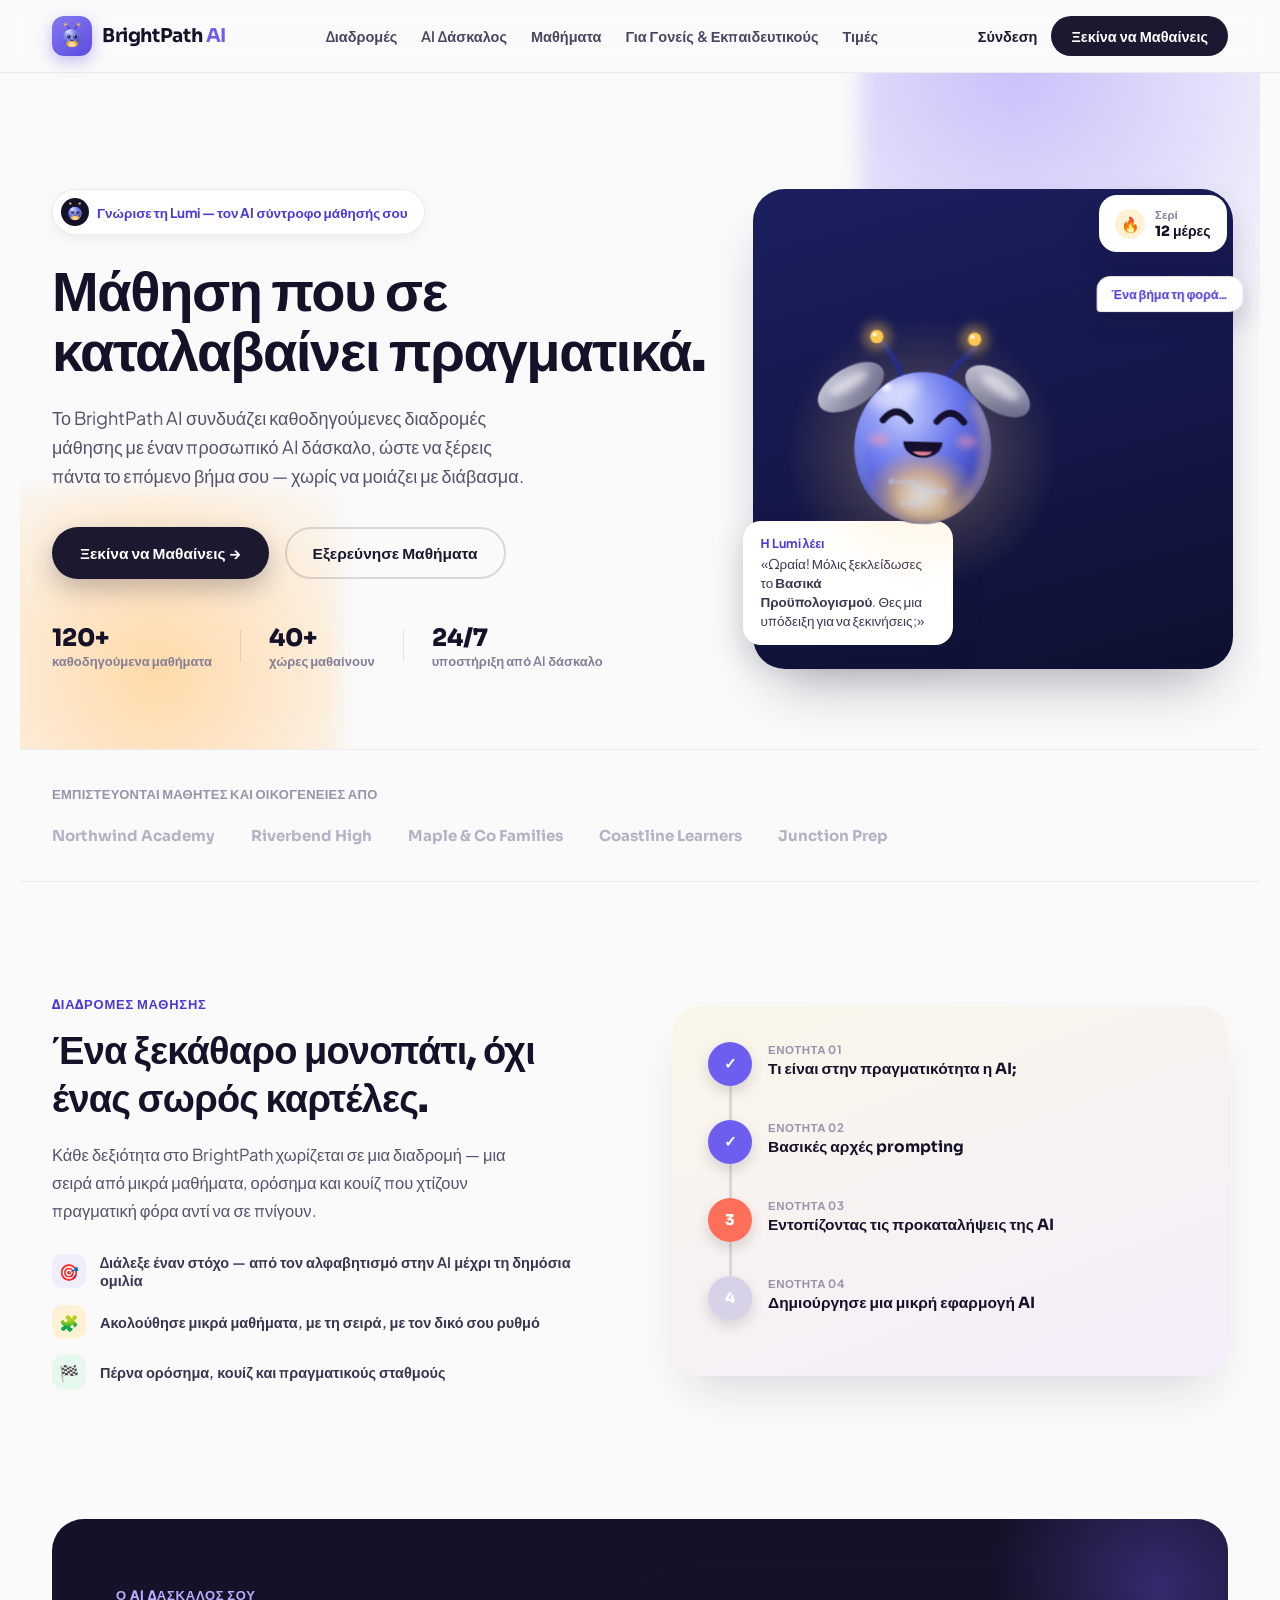
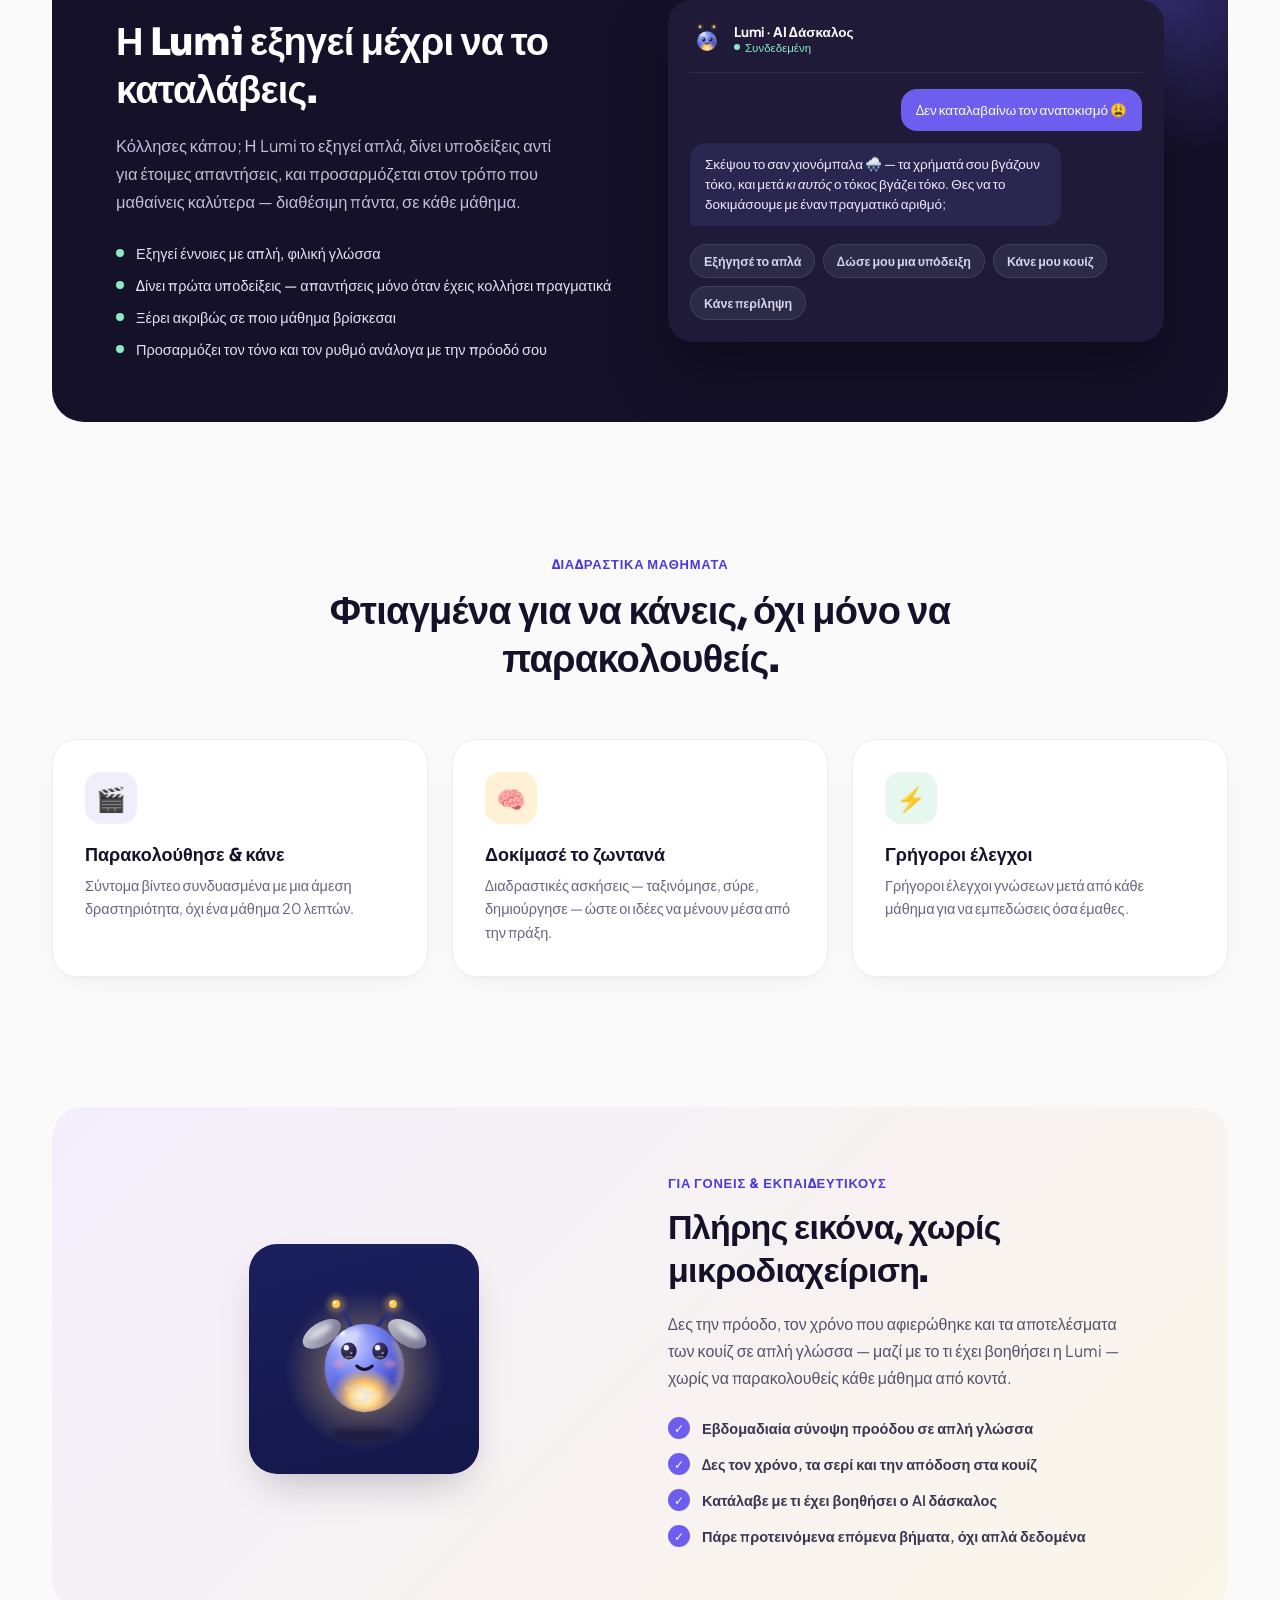
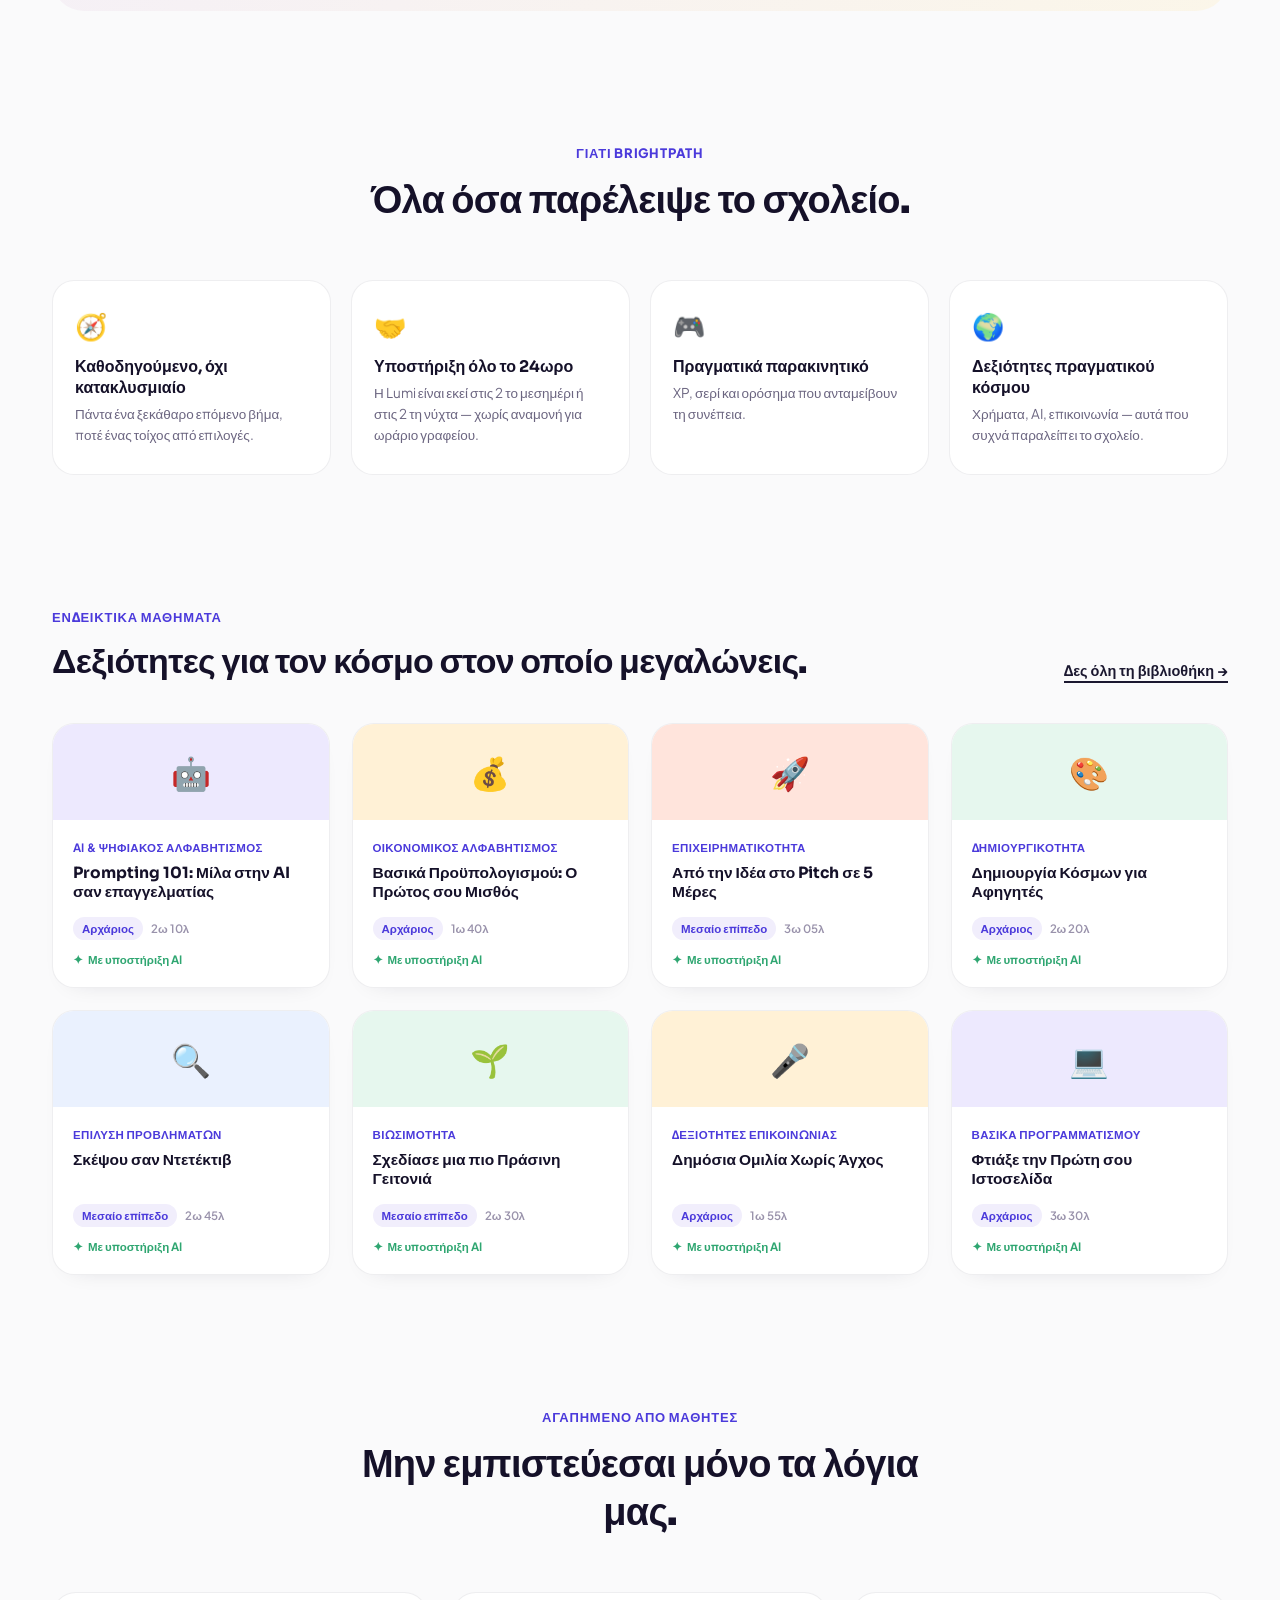
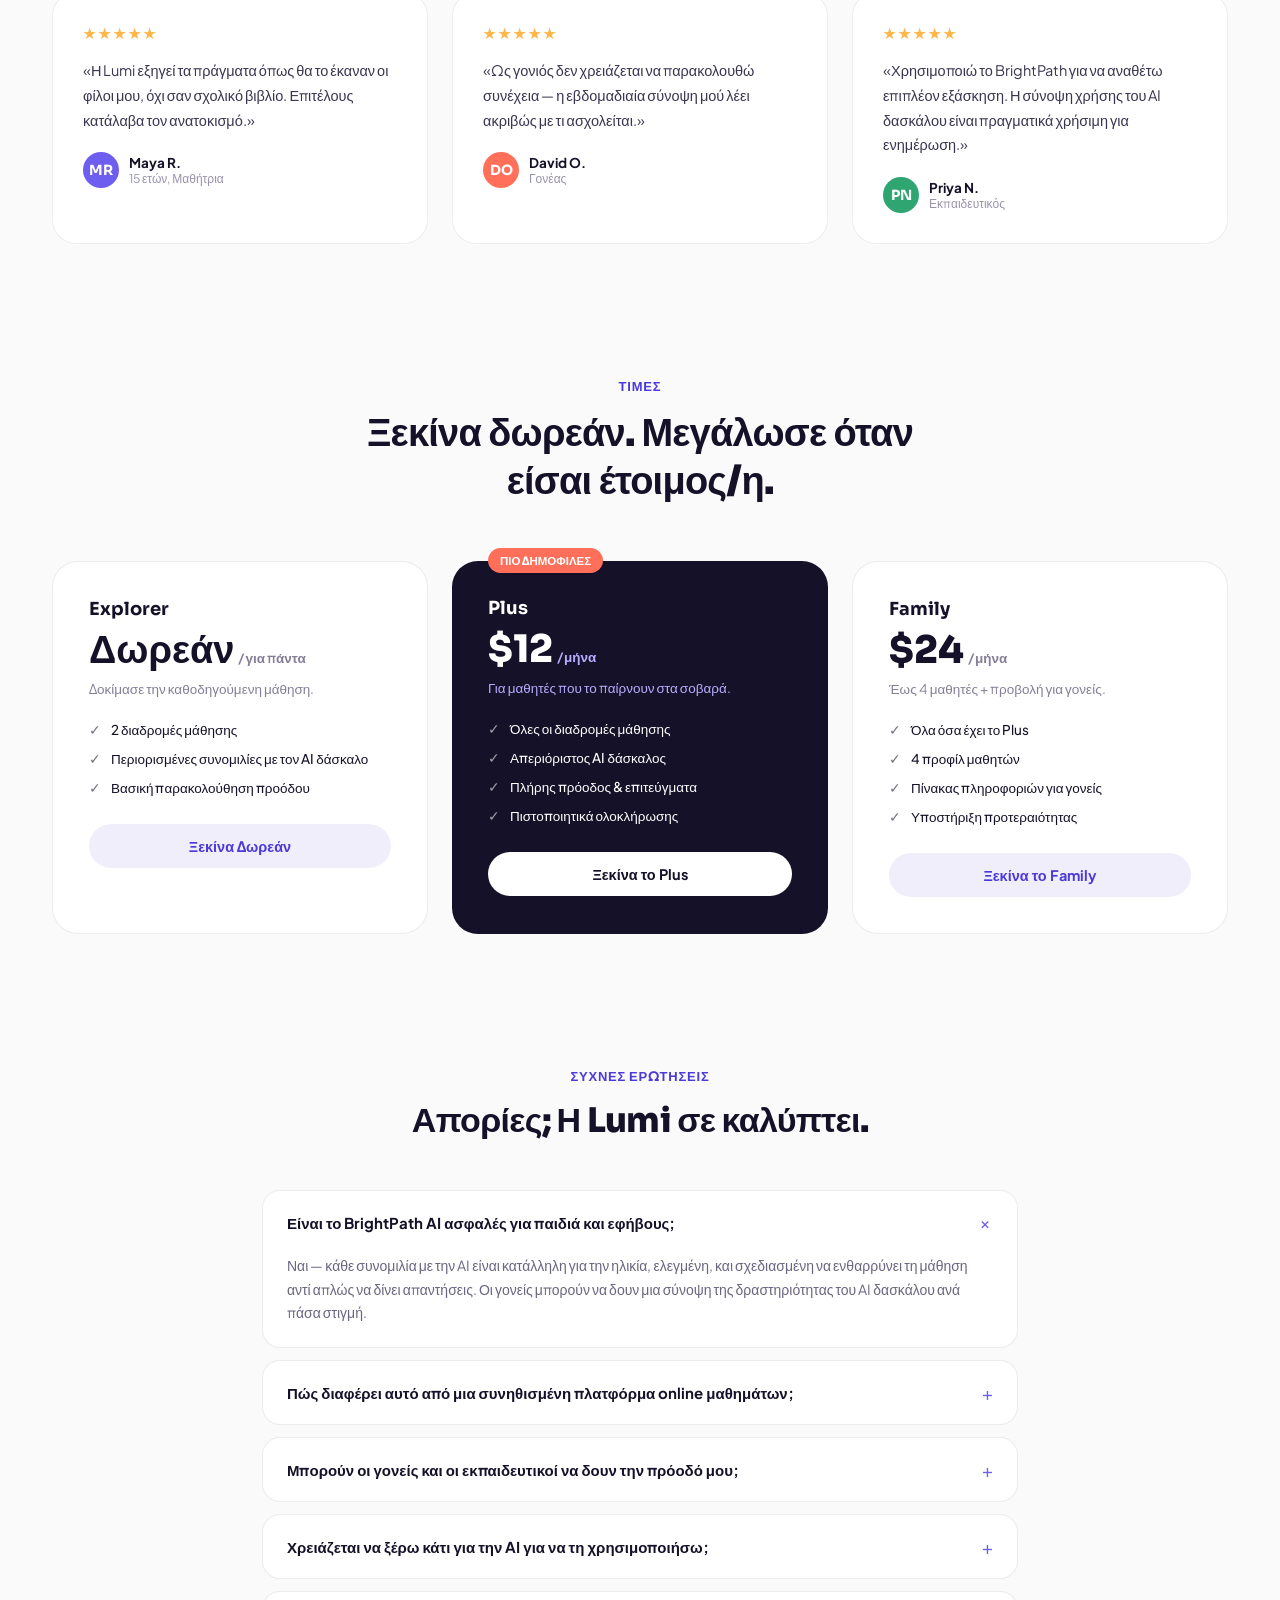
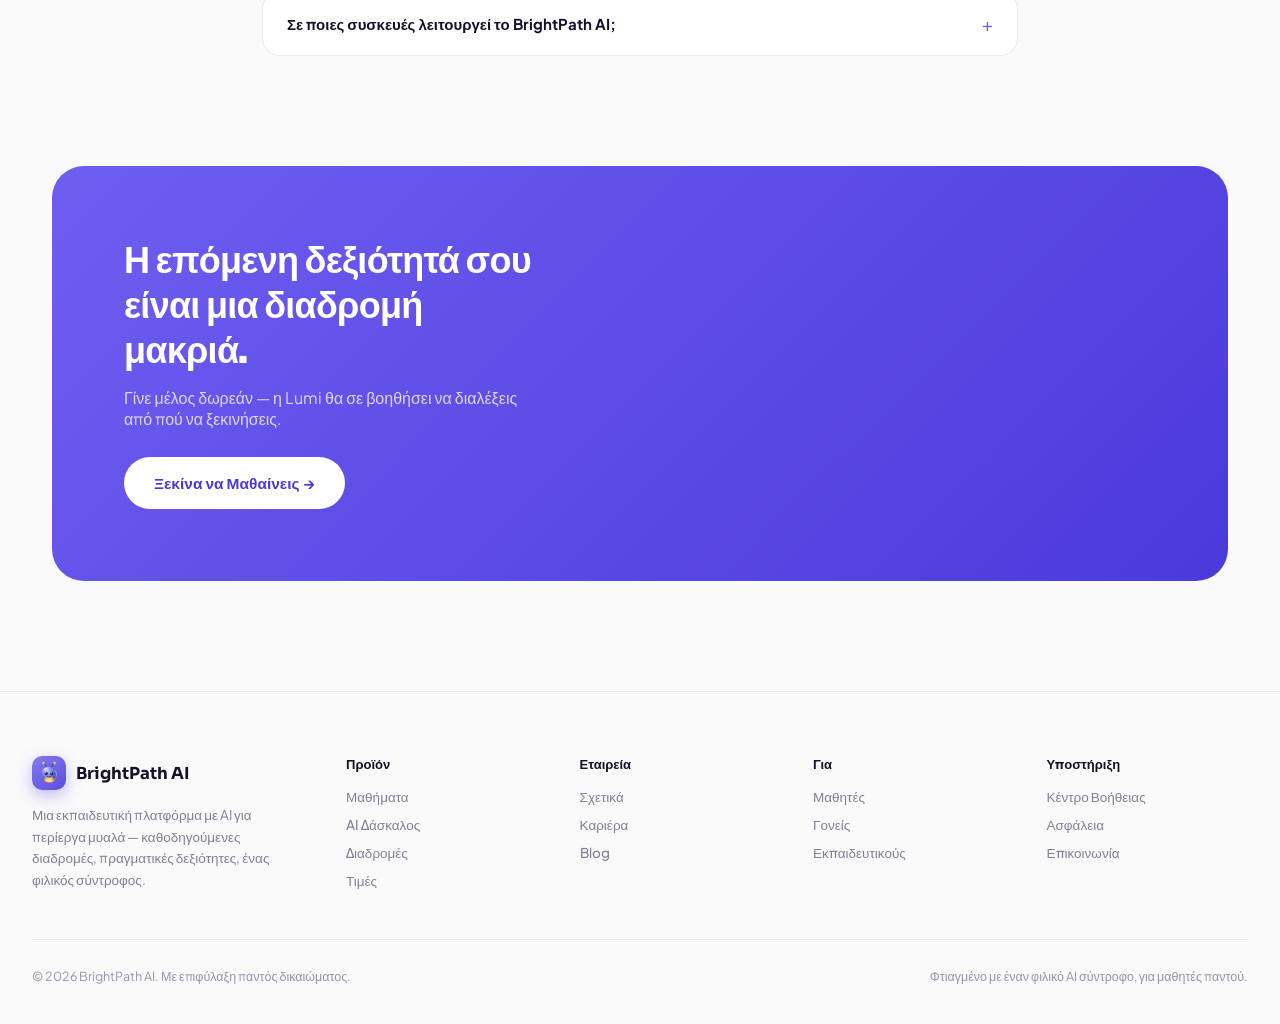
<file: index.html>
<!DOCTYPE html>
<html lang="el">
<head>
<meta charset="utf-8">
<meta name="viewport" content="width=device-width, initial-scale=1">
<title>BrightPath AI — Μάθηση που σε καταλαβαίνει πραγματικά</title>
<meta name="description" content="Το BrightPath AI συνδυάζει καθοδηγούμενες διαδρομές μάθησης με τη Lumi, έναν προσωπικό AI δάσκαλο, ώστε να ξέρεις πάντα το επόμενο βήμα σου.">
<link rel="preconnect" href="https://fonts.googleapis.com">
<link rel="preconnect" href="https://fonts.gstatic.com" crossorigin>
<link href="https://fonts.googleapis.com/css2?family=Sora:wght@400;500;600;700;800&family=Plus+Jakarta+Sans:ital,wght@0,400;0,500;0,600;0,700;1,500&display=swap" rel="stylesheet">
<link rel="stylesheet" href="css/style.css">
</head>
<body>
<div class="wrap">

  <!-- ================= NAV ================= -->
  <header class="site-header">
    <div class="nav-row">
      <div class="brand">
        <div class="brand-mark">
          <lumi-mascot-3d mode="mark" variant="balanced" size="30" halo="off"></lumi-mascot-3d>
        </div>
        <span class="brand-name">BrightPath <span>AI</span></span>
      </div>
      <nav class="nav-links">
        <a href="#journeys">Διαδρομές</a>
        <a href="#ai-tutor">AI Δάσκαλος</a>
        <a href="#courses">Μαθήματα</a>
        <a href="#parents">Για Γονείς &amp; Εκπαιδευτικούς</a>
        <a href="#pricing">Τιμές</a>
      </nav>
      <div class="nav-cta">
        <a href="#" class="login-link">Σύνδεση</a>
        <a href="#" class="btn-nav">Ξεκίνα να Μαθαίνεις</a>
      </div>
    </div>
  </header>

  <!-- ================= HERO ================= -->
  <section class="hero" data-lumi="happy" data-lumi-msg="Γεια! Είμαι η Lumi — κάνε scroll μαζί μου ✦">
    <div class="hero-blob hero-blob-a"></div>
    <div class="hero-blob hero-blob-b"></div>

    <div class="hero-grid">
      <div>
        <div class="pill-badge hero-badge">
          <div class="badge-mark">
            <lumi-mascot-3d mode="mark" variant="balanced" size="22" halo="off"></lumi-mascot-3d>
          </div>
          <span class="badge-text">Γνώρισε τη Lumi — τον AI σύντροφο μάθησής σου</span>
        </div>
        <h1>Μάθηση που σε καταλαβαίνει&nbsp;πραγματικά.</h1>
        <p class="hero-sub">Το BrightPath AI συνδυάζει καθοδηγούμενες διαδρομές μάθησης με έναν προσωπικό AI δάσκαλο, ώστε να ξέρεις πάντα το επόμενο βήμα σου — χωρίς να μοιάζει με διάβασμα.</p>
        <div class="hero-actions">
          <a href="#" class="btn btn-dark">Ξεκίνα να Μαθαίνεις →</a>
          <a href="#courses" class="btn btn-outline">Εξερεύνησε Μαθήματα</a>
        </div>
        <div class="hero-stats">
          <div>
            <div class="hero-stat-num">120+</div>
            <div class="hero-stat-label">καθοδηγούμενα μαθήματα</div>
          </div>
          <div class="hero-stat-divider"></div>
          <div>
            <div class="hero-stat-num">40+</div>
            <div class="hero-stat-label">χώρες μαθαίνουν</div>
          </div>
          <div class="hero-stat-divider"></div>
          <div>
            <div class="hero-stat-num">24/7</div>
            <div class="hero-stat-label">υποστήριξη από AI δάσκαλο</div>
          </div>
        </div>
      </div>

      <div class="hero-visual">
        <div class="hero-visual-card"></div>
        <div class="hero-visual-stage">
          <div id="lumi-hero-slot"></div>
          <div class="lumi-hero-fallback">
            <lumi-mascot-3d variant="balanced" expression="happy" size="340"></lumi-mascot-3d>
          </div>
        </div>
        <div class="hero-card hero-card-streak">
          <div class="streak-icon">🔥</div>
          <div>
            <div class="streak-label">Σερί</div>
            <div class="streak-value">12 μέρες</div>
          </div>
        </div>
        <div class="hero-card hero-card-quote">
          <div class="quote-label">Η Lumi λέει</div>
          <div class="quote-text">«Ωραία! Μόλις ξεκλείδωσες το <b>Βασικά Προϋπολογισμού</b>. Θες μια υπόδειξη για να ξεκινήσεις;»</div>
        </div>
      </div>
    </div>
  </section>

  <!-- ================= TRUST STRIP ================= -->
  <section class="trust">
    <div class="trust-row">
      <span class="trust-label">ΕΜΠΙΣΤΕΥΟΝΤΑΙ ΜΑΘΗΤΕΣ ΚΑΙ ΟΙΚΟΓΕΝΕΙΕΣ ΑΠΟ</span>
      <div class="trust-logos">
        <span>Northwind Academy</span>
        <span>Riverbend High</span>
        <span>Maple &amp; Co Families</span>
        <span>Coastline Learners</span>
        <span>Junction Prep</span>
      </div>
    </div>
  </section>

  <!-- ================= LEARNING JOURNEYS ================= -->
  <section id="journeys" class="journeys" data-lumi="thinking" data-lumi-msg="Ένα βήμα τη φορά…">
    <div class="journeys-grid">
      <div class="journeys-copy">
        <span class="eyebrow">Διαδρομές μάθησης</span>
        <h2 class="section-title">Ένα ξεκάθαρο μονοπάτι, όχι ένας σωρός καρτέλες.</h2>
        <p>Κάθε δεξιότητα στο BrightPath χωρίζεται σε μια διαδρομή — μια σειρά από μικρά μαθήματα, ορόσημα και κουίζ που χτίζουν πραγματική φόρα αντί να σε πνίγουν.</p>
        <div class="journey-steps">
          <div class="journey-step">
            <div class="journey-step-icon" style="background:#F1EEFC;">🎯</div>
            <div class="journey-step-label">Διάλεξε έναν στόχο — από τον αλφαβητισμό στην AI μέχρι τη δημόσια ομιλία</div>
          </div>
          <div class="journey-step">
            <div class="journey-step-icon" style="background:#FFF1D6;">🧩</div>
            <div class="journey-step-label">Ακολούθησε μικρά μαθήματα, με τη σειρά, με τον δικό σου ρυθμό</div>
          </div>
          <div class="journey-step">
            <div class="journey-step-icon" style="background:#E6F7EE;">🏁</div>
            <div class="journey-step-label">Πέρνα ορόσημα, κουίζ και πραγματικούς σταθμούς</div>
          </div>
        </div>
      </div>
      <div class="journey-card">
        <div class="journey-node">
          <div class="journey-node-rail">
            <div class="journey-node-mark" style="background:#6E5EF0;">✓</div>
            <div class="journey-node-line"></div>
          </div>
          <div class="journey-node-body">
            <div class="journey-node-tag">Ενότητα 01</div>
            <div class="journey-node-title">Τι είναι στην πραγματικότητα η AI;</div>
          </div>
        </div>
        <div class="journey-node">
          <div class="journey-node-rail">
            <div class="journey-node-mark" style="background:#6E5EF0;">✓</div>
            <div class="journey-node-line"></div>
          </div>
          <div class="journey-node-body">
            <div class="journey-node-tag">Ενότητα 02</div>
            <div class="journey-node-title">Βασικές αρχές prompting</div>
          </div>
        </div>
        <div class="journey-node">
          <div class="journey-node-rail">
            <div class="journey-node-mark" style="background:#FF6F59;">3</div>
            <div class="journey-node-line"></div>
          </div>
          <div class="journey-node-body">
            <div class="journey-node-tag">Ενότητα 03</div>
            <div class="journey-node-title">Εντοπίζοντας τις προκαταλήψεις της AI</div>
          </div>
        </div>
        <div class="journey-node">
          <div class="journey-node-rail">
            <div class="journey-node-mark" style="background:#D8D2E8;">4</div>
          </div>
          <div class="journey-node-body">
            <div class="journey-node-tag">Ενότητα 04</div>
            <div class="journey-node-title">Δημιούργησε μια μικρή εφαρμογή AI</div>
          </div>
        </div>
      </div>
    </div>
  </section>

  <!-- ================= AI TUTOR ================= -->
  <section id="ai-tutor" data-lumi="explaining" data-lumi-msg="Εδώ σε βοηθάω να μάθεις!">
    <div class="tutor-card">
      <div class="tutor-glow"></div>
      <div class="tutor-copy">
        <span class="eyebrow">Ο AI δάσκαλός σου</span>
        <h2 class="section-title">Η Lumi εξηγεί μέχρι να το καταλάβεις.</h2>
        <p>Κόλλησες κάπου; Η Lumi το εξηγεί απλά, δίνει υποδείξεις αντί για έτοιμες απαντήσεις, και προσαρμόζεται στον τρόπο που μαθαίνεις καλύτερα — διαθέσιμη πάντα, σε κάθε μάθημα.</p>
        <div class="tutor-features">
          <div class="tutor-feature"><div class="tutor-feature-dot"></div><span>Εξηγεί έννοιες με απλή, φιλική γλώσσα</span></div>
          <div class="tutor-feature"><div class="tutor-feature-dot"></div><span>Δίνει πρώτα υποδείξεις — απαντήσεις μόνο όταν έχεις κολλήσει πραγματικά</span></div>
          <div class="tutor-feature"><div class="tutor-feature-dot"></div><span>Ξέρει ακριβώς σε ποιο μάθημα βρίσκεσαι</span></div>
          <div class="tutor-feature"><div class="tutor-feature-dot"></div><span>Προσαρμόζει τον τόνο και τον ρυθμό ανάλογα με την πρόοδό σου</span></div>
        </div>
      </div>
      <div class="tutor-panel">
        <div class="tutor-panel-head">
          <div class="tutor-panel-avatar">
            <lumi-mascot-3d mode="mark" variant="balanced" size="32" halo="off"></lumi-mascot-3d>
          </div>
          <div>
            <div class="tutor-panel-name">Lumi · AI Δάσκαλος</div>
            <div class="tutor-panel-status"><span class="dot"></span>Συνδεδεμένη</div>
          </div>
        </div>
        <div class="chat-thread">
          <div class="chat-bubble chat-bubble-user">Δεν καταλαβαίνω τον ανατοκισμό 😩</div>
          <div class="chat-bubble chat-bubble-bot">Σκέψου το σαν χιονόμπαλα 🌨️ — τα χρήματά σου βγάζουν τόκο, και μετά <i>κι αυτός</i> ο τόκος βγάζει τόκο. Θες να το δοκιμάσουμε με έναν πραγματικό αριθμό;</div>
        </div>
        <div class="quick-actions">
          <div class="quick-action">Εξήγησέ το απλά</div>
          <div class="quick-action">Δώσε μου μια υπόδειξη</div>
          <div class="quick-action">Κάνε μου κουίζ</div>
          <div class="quick-action">Κάνε περίληψη</div>
        </div>
      </div>
    </div>
  </section>

  <!-- ================= INTERACTIVE LESSONS ================= -->
  <section data-lumi="idle" data-lumi-msg="Μάθε κάνοντας, όχι μόνο παρακολουθώντας">
    <div class="section-heading-center">
      <span class="eyebrow">Διαδραστικά μαθήματα</span>
      <h2 class="section-title">Φτιαγμένα για να κάνεις, όχι μόνο να παρακολουθείς.</h2>
    </div>
    <div class="lessons-grid">
      <div class="lesson-card">
        <div class="lesson-icon" style="background:#F1EEFC;">🎬</div>
        <h3>Παρακολούθησε &amp; κάνε</h3>
        <p>Σύντομα βίντεο συνδυασμένα με μια άμεση δραστηριότητα, όχι ένα μάθημα 20 λεπτών.</p>
      </div>
      <div class="lesson-card">
        <div class="lesson-icon" style="background:#FFF1D6;">🧠</div>
        <h3>Δοκίμασέ το ζωντανά</h3>
        <p>Διαδραστικές ασκήσεις — ταξινόμησε, σύρε, δημιούργησε — ώστε οι ιδέες να μένουν μέσα από την πράξη.</p>
      </div>
      <div class="lesson-card">
        <div class="lesson-icon" style="background:#E6F7EE;">⚡</div>
        <h3>Γρήγοροι έλεγχοι</h3>
        <p>Γρήγοροι έλεγχοι γνώσεων μετά από κάθε μάθημα για να εμπεδώσεις όσα έμαθες.</p>
      </div>
    </div>
  </section>

  <!-- ================= PARENTS & TEACHERS ================= -->
  <section id="parents" data-lumi="supportive" data-lumi-msg="Και οι μεγάλοι παίρνουν φιλικές πληροφορίες">
    <div class="parents-card">
      <div>
        <div class="parents-visual">
          <lumi-mascot-3d variant="balanced" expression="idle" size="185"></lumi-mascot-3d>
        </div>
      </div>
      <div class="parents-copy">
        <span class="eyebrow">Για γονείς &amp; εκπαιδευτικούς</span>
        <h2 class="section-title section-title-sm">Πλήρης εικόνα, χωρίς μικροδιαχείριση.</h2>
        <p>Δες την πρόοδο, τον χρόνο που αφιερώθηκε και τα αποτελέσματα των κουίζ σε απλή γλώσσα — μαζί με το τι έχει βοηθήσει η Lumi — χωρίς να παρακολουθείς κάθε μάθημα από κοντά.</p>
        <div class="parents-features">
          <div class="parents-feature"><div class="parents-feature-check">✓</div><span>Εβδομαδιαία σύνοψη προόδου σε απλή γλώσσα</span></div>
          <div class="parents-feature"><div class="parents-feature-check">✓</div><span>Δες τον χρόνο, τα σερί και την απόδοση στα κουίζ</span></div>
          <div class="parents-feature"><div class="parents-feature-check">✓</div><span>Κατάλαβε με τι έχει βοηθήσει ο AI δάσκαλος</span></div>
          <div class="parents-feature"><div class="parents-feature-check">✓</div><span>Πάρε προτεινόμενα επόμενα βήματα, όχι απλά δεδομένα</span></div>
        </div>
      </div>
    </div>
  </section>

  <!-- ================= BENEFITS ================= -->
  <section>
    <div class="section-heading-center">
      <span class="eyebrow">Γιατί BrightPath</span>
      <h2 class="section-title">Όλα όσα παρέλειψε το σχολείο.</h2>
    </div>
    <div class="benefits-grid">
      <div class="benefit-card">
        <div class="benefit-icon">🧭</div>
        <div class="benefit-title">Καθοδηγούμενο, όχι κατακλυσμιαίο</div>
        <div class="benefit-desc">Πάντα ένα ξεκάθαρο επόμενο βήμα, ποτέ ένας τοίχος από επιλογές.</div>
      </div>
      <div class="benefit-card">
        <div class="benefit-icon">🤝</div>
        <div class="benefit-title">Υποστήριξη όλο το 24ωρο</div>
        <div class="benefit-desc">Η Lumi είναι εκεί στις 2 το μεσημέρι ή στις 2 τη νύχτα — χωρίς αναμονή για ωράριο γραφείου.</div>
      </div>
      <div class="benefit-card">
        <div class="benefit-icon">🎮</div>
        <div class="benefit-title">Πραγματικά παρακινητικό</div>
        <div class="benefit-desc">XP, σερί και ορόσημα που ανταμείβουν τη συνέπεια.</div>
      </div>
      <div class="benefit-card">
        <div class="benefit-icon">🌍</div>
        <div class="benefit-title">Δεξιότητες πραγματικού κόσμου</div>
        <div class="benefit-desc">Χρήματα, AI, επικοινωνία — αυτά που συχνά παραλείπει το σχολείο.</div>
      </div>
    </div>
  </section>

  <!-- ================= COURSES ================= -->
  <section id="courses" data-lumi="hint" data-lumi-msg="Τόσα μονοπάτια για να διαλέξεις…">
    <div class="courses-head">
      <div>
        <span class="eyebrow">Ενδεικτικά μαθήματα</span>
        <h2 class="section-title section-title-sm">Δεξιότητες για τον κόσμο στον οποίο μεγαλώνεις.</h2>
      </div>
      <a href="#">Δες όλη τη βιβλιοθήκη →</a>
    </div>
    <div class="courses-grid">
      <div class="course-card">
        <div class="course-card-thumb" style="background:#EDE9FE;">🤖</div>
        <div class="course-card-body">
          <div class="course-category">AI &amp; Ψηφιακός Αλφαβητισμός</div>
          <div class="course-title">Prompting 101: Μίλα στην AI σαν επαγγελματίας</div>
          <div class="course-meta"><span class="course-level">Αρχάριος</span><span class="course-duration">2ω 10λ</span></div>
          <div class="course-ai"><span>✦</span> Με υποστήριξη AI</div>
        </div>
      </div>
      <div class="course-card">
        <div class="course-card-thumb" style="background:#FFF1D6;">💰</div>
        <div class="course-card-body">
          <div class="course-category">Οικονομικός Αλφαβητισμός</div>
          <div class="course-title">Βασικά Προϋπολογισμού: Ο Πρώτος σου Μισθός</div>
          <div class="course-meta"><span class="course-level">Αρχάριος</span><span class="course-duration">1ω 40λ</span></div>
          <div class="course-ai"><span>✦</span> Με υποστήριξη AI</div>
        </div>
      </div>
      <div class="course-card">
        <div class="course-card-thumb" style="background:#FFE4DC;">🚀</div>
        <div class="course-card-body">
          <div class="course-category">Επιχειρηματικότητα</div>
          <div class="course-title">Από την Ιδέα στο Pitch σε 5 Μέρες</div>
          <div class="course-meta"><span class="course-level">Μεσαίο επίπεδο</span><span class="course-duration">3ω 05λ</span></div>
          <div class="course-ai"><span>✦</span> Με υποστήριξη AI</div>
        </div>
      </div>
      <div class="course-card">
        <div class="course-card-thumb" style="background:#E6F7EE;">🎨</div>
        <div class="course-card-body">
          <div class="course-category">Δημιουργικότητα</div>
          <div class="course-title">Δημιουργία Κόσμων για Αφηγητές</div>
          <div class="course-meta"><span class="course-level">Αρχάριος</span><span class="course-duration">2ω 20λ</span></div>
          <div class="course-ai"><span>✦</span> Με υποστήριξη AI</div>
        </div>
      </div>
      <div class="course-card">
        <div class="course-card-thumb" style="background:#EAF1FE;">🔍</div>
        <div class="course-card-body">
          <div class="course-category">Επίλυση Προβλημάτων</div>
          <div class="course-title">Σκέψου σαν Ντετέκτιβ</div>
          <div class="course-meta"><span class="course-level">Μεσαίο επίπεδο</span><span class="course-duration">2ω 45λ</span></div>
          <div class="course-ai"><span>✦</span> Με υποστήριξη AI</div>
        </div>
      </div>
      <div class="course-card">
        <div class="course-card-thumb" style="background:#E6F7EE;">🌱</div>
        <div class="course-card-body">
          <div class="course-category">Βιωσιμότητα</div>
          <div class="course-title">Σχεδίασε μια πιο Πράσινη Γειτονιά</div>
          <div class="course-meta"><span class="course-level">Μεσαίο επίπεδο</span><span class="course-duration">2ω 30λ</span></div>
          <div class="course-ai"><span>✦</span> Με υποστήριξη AI</div>
        </div>
      </div>
      <div class="course-card">
        <div class="course-card-thumb" style="background:#FFF1D6;">🎤</div>
        <div class="course-card-body">
          <div class="course-category">Δεξιότητες Επικοινωνίας</div>
          <div class="course-title">Δημόσια Ομιλία Χωρίς Άγχος</div>
          <div class="course-meta"><span class="course-level">Αρχάριος</span><span class="course-duration">1ω 55λ</span></div>
          <div class="course-ai"><span>✦</span> Με υποστήριξη AI</div>
        </div>
      </div>
      <div class="course-card">
        <div class="course-card-thumb" style="background:#EDE9FE;">💻</div>
        <div class="course-card-body">
          <div class="course-category">Βασικά Προγραμματισμού</div>
          <div class="course-title">Φτιάξε την Πρώτη σου Ιστοσελίδα</div>
          <div class="course-meta"><span class="course-level">Αρχάριος</span><span class="course-duration">3ω 30λ</span></div>
          <div class="course-ai"><span>✦</span> Με υποστήριξη AI</div>
        </div>
      </div>
    </div>
  </section>

  <!-- ================= TESTIMONIALS ================= -->
  <section>
    <div class="section-heading-center" style="max-width:600px;">
      <span class="eyebrow">Αγαπημένο από μαθητές</span>
      <h2 class="section-title">Μην εμπιστεύεσαι μόνο τα λόγια μας.</h2>
    </div>
    <div class="testimonials-grid">
      <div class="testimonial-card">
        <div class="testimonial-stars">★★★★★</div>
        <p class="testimonial-quote">«Η Lumi εξηγεί τα πράγματα όπως θα το έκαναν οι φίλοι μου, όχι σαν σχολικό βιβλίο. Επιτέλους κατάλαβα τον ανατοκισμό.»</p>
        <div class="testimonial-person">
          <div class="testimonial-avatar" style="background:#6E5EF0;">MR</div>
          <div>
            <div class="testimonial-name">Maya R.</div>
            <div class="testimonial-role">15 ετών, Μαθήτρια</div>
          </div>
        </div>
      </div>
      <div class="testimonial-card">
        <div class="testimonial-stars">★★★★★</div>
        <p class="testimonial-quote">«Ως γονιός δεν χρειάζεται να παρακολουθώ συνέχεια — η εβδομαδιαία σύνοψη μού λέει ακριβώς με τι ασχολείται.»</p>
        <div class="testimonial-person">
          <div class="testimonial-avatar" style="background:#FF6F59;">DO</div>
          <div>
            <div class="testimonial-name">David O.</div>
            <div class="testimonial-role">Γονέας</div>
          </div>
        </div>
      </div>
      <div class="testimonial-card">
        <div class="testimonial-stars">★★★★★</div>
        <p class="testimonial-quote">«Χρησιμοποιώ το BrightPath για να αναθέτω επιπλέον εξάσκηση. Η σύνοψη χρήσης του AI δασκάλου είναι πραγματικά χρήσιμη για ενημέρωση.»</p>
        <div class="testimonial-person">
          <div class="testimonial-avatar" style="background:#2FA671;">PN</div>
          <div>
            <div class="testimonial-name">Priya N.</div>
            <div class="testimonial-role">Εκπαιδευτικός</div>
          </div>
        </div>
      </div>
    </div>
  </section>

  <!-- ================= PRICING ================= -->
  <section id="pricing" data-lumi="hint" data-lumi-msg="Psst — μπορείς να ξεκινήσεις δωρεάν">
    <div class="section-heading-center" style="max-width:600px;">
      <span class="eyebrow">Τιμές</span>
      <h2 class="section-title">Ξεκίνα δωρεάν. Μεγάλωσε όταν είσαι έτοιμος/η.</h2>
    </div>
    <div class="pricing-grid">
      <div class="plan-card">
        <div class="plan-name">Explorer</div>
        <div class="plan-price-row"><span class="plan-price">Δωρεάν</span><span class="plan-period">/για πάντα</span></div>
        <p class="plan-tagline">Δοκίμασε την καθοδηγούμενη μάθηση.</p>
        <div class="plan-features">
          <div class="plan-feature"><span class="tick">✓</span>2 διαδρομές μάθησης</div>
          <div class="plan-feature"><span class="tick">✓</span>Περιορισμένες συνομιλίες με τον AI δάσκαλο</div>
          <div class="plan-feature"><span class="tick">✓</span>Βασική παρακολούθηση προόδου</div>
        </div>
        <a href="#" class="plan-cta">Ξεκίνα Δωρεάν</a>
      </div>
      <div class="plan-card is-popular">
        <div class="plan-badge">ΠΙΟ ΔΗΜΟΦΙΛΕΣ</div>
        <div class="plan-name">Plus</div>
        <div class="plan-price-row"><span class="plan-price">$12</span><span class="plan-period">/μήνα</span></div>
        <p class="plan-tagline">Για μαθητές που το παίρνουν στα σοβαρά.</p>
        <div class="plan-features">
          <div class="plan-feature"><span class="tick">✓</span>Όλες οι διαδρομές μάθησης</div>
          <div class="plan-feature"><span class="tick">✓</span>Απεριόριστος AI δάσκαλος</div>
          <div class="plan-feature"><span class="tick">✓</span>Πλήρης πρόοδος &amp; επιτεύγματα</div>
          <div class="plan-feature"><span class="tick">✓</span>Πιστοποιητικά ολοκλήρωσης</div>
        </div>
        <a href="#" class="plan-cta">Ξεκίνα το Plus</a>
      </div>
      <div class="plan-card">
        <div class="plan-name">Family</div>
        <div class="plan-price-row"><span class="plan-price">$24</span><span class="plan-period">/μήνα</span></div>
        <p class="plan-tagline">Έως 4 μαθητές + προβολή για γονείς.</p>
        <div class="plan-features">
          <div class="plan-feature"><span class="tick">✓</span>Όλα όσα έχει το Plus</div>
          <div class="plan-feature"><span class="tick">✓</span>4 προφίλ μαθητών</div>
          <div class="plan-feature"><span class="tick">✓</span>Πίνακας πληροφοριών για γονείς</div>
          <div class="plan-feature"><span class="tick">✓</span>Υποστήριξη προτεραιότητας</div>
        </div>
        <a href="#" class="plan-cta">Ξεκίνα το Family</a>
      </div>
    </div>
  </section>

  <!-- ================= FAQ ================= -->
  <section class="faq-section" data-lumi="thinking" data-lumi-msg="Έχεις απορίες; Έχω απαντήσεις">
    <div class="section-heading-center" style="margin-bottom:48px;">
      <span class="eyebrow">Συχνές Ερωτήσεις</span>
      <h2 class="section-title section-title-sm">Απορίες; Η Lumi σε καλύπτει.</h2>
    </div>
    <div class="faq-list" id="faq-list">
      <div class="faq-item is-open">
        <button class="faq-question" type="button">
          <span class="faq-question-text">Είναι το BrightPath AI ασφαλές για παιδιά και εφήβους;</span>
          <span class="faq-icon">+</span>
        </button>
        <div class="faq-answer">Ναι — κάθε συνομιλία με την AI είναι κατάλληλη για την ηλικία, ελεγμένη, και σχεδιασμένη να ενθαρρύνει τη μάθηση αντί απλώς να δίνει απαντήσεις. Οι γονείς μπορούν να δουν μια σύνοψη της δραστηριότητας του AI δασκάλου ανά πάσα στιγμή.</div>
      </div>
      <div class="faq-item">
        <button class="faq-question" type="button">
          <span class="faq-question-text">Πώς διαφέρει αυτό από μια συνηθισμένη πλατφόρμα online μαθημάτων;</span>
          <span class="faq-icon">+</span>
        </button>
        <div class="faq-answer">Το BrightPath συνδυάζει δομημένες διαδρομές μάθησης με τη Lumi, έναν πάντα διαθέσιμο AI δάσκαλο που εξηγεί, δίνει υποδείξεις και προσαρμόζεται στην πρόοδό σου — όχι απλά προεγγεγραμμένα βίντεο.</div>
      </div>
      <div class="faq-item">
        <button class="faq-question" type="button">
          <span class="faq-question-text">Μπορούν οι γονείς και οι εκπαιδευτικοί να δουν την πρόοδό μου;</span>
          <span class="faq-icon">+</span>
        </button>
        <div class="faq-answer">Οι μαθητές έχουν πλήρη έλεγχο της δικής τους διαδρομής. Οι γονείς και οι εκπαιδευτικοί που συνδέονται με έναν λογαριασμό βλέπουν φιλικές συνόψεις προόδου σε απλή γλώσσα — όχι λεπτομερή καταγραφή κάθε κλικ.</div>
      </div>
      <div class="faq-item">
        <button class="faq-question" type="button">
          <span class="faq-question-text">Χρειάζεται να ξέρω κάτι για την AI για να τη χρησιμοποιήσω;</span>
          <span class="faq-icon">+</span>
        </button>
        <div class="faq-answer">Καθόλου. Η Lumi είναι ενσωματωμένη σε κάθε μάθημα — απλά κάνεις ερωτήσεις φυσικά, όπως θα ρωτούσες έναν βοηθητικό φίλο.</div>
      </div>
      <div class="faq-item">
        <button class="faq-question" type="button">
          <span class="faq-question-text">Σε ποιες συσκευές λειτουργεί το BrightPath AI;</span>
          <span class="faq-icon">+</span>
        </button>
        <div class="faq-answer">Το BrightPath λειτουργεί σε οποιονδήποτε σύγχρονο browser, σε laptop, tablet ή κινητό, ώστε να συνεχίζεις τη διαδρομή σου από εκεί που την άφησες.</div>
      </div>
    </div>
  </section>

  <!-- ================= FINAL CTA ================= -->
  <section data-lumi="celebrating" data-lumi-msg="Πάμε! Η διαδρομή σου ξεκινάει εδώ ✦" style="padding-top:0;">
    <div class="final-cta-card">
      <div class="final-cta-copy">
        <h2>Η επόμενη δεξιότητά σου είναι μια διαδρομή μακριά.</h2>
        <p>Γίνε μέλος δωρεάν — η Lumi θα σε βοηθήσει να διαλέξεις από πού να ξεκινήσεις.</p>
        <a href="#" class="btn">Ξεκίνα να Μαθαίνεις →</a>
      </div>
      <div class="final-cta-mascot">
        <div id="lumi-dock-slot"></div>
        <div class="lumi-hero-fallback">
          <lumi-mascot-3d variant="balanced" expression="celebrating" size="200"></lumi-mascot-3d>
        </div>
      </div>
    </div>
  </section>

  <!-- ================= FOOTER ================= -->
  <footer class="site-footer">
    <div class="footer-grid">
      <div>
        <div class="footer-brand">
          <div class="brand-mark">
            <lumi-mascot-3d mode="mark" variant="balanced" size="26" halo="off"></lumi-mascot-3d>
          </div>
          <span class="footer-brand-name">BrightPath AI</span>
        </div>
        <p class="footer-desc">Μια εκπαιδευτική πλατφόρμα με AI για περίεργα μυαλά — καθοδηγούμενες διαδρομές, πραγματικές δεξιότητες, ένας φιλικός σύντροφος.</p>
      </div>
      <div>
        <div class="footer-col-title">Προϊόν</div>
        <div class="footer-links">
          <a href="#">Μαθήματα</a>
          <a href="#">AI Δάσκαλος</a>
          <a href="#">Διαδρομές</a>
          <a href="#">Τιμές</a>
        </div>
      </div>
      <div>
        <div class="footer-col-title">Εταιρεία</div>
        <div class="footer-links">
          <a href="#">Σχετικά</a>
          <a href="#">Καριέρα</a>
          <a href="#">Blog</a>
        </div>
      </div>
      <div>
        <div class="footer-col-title">Για</div>
        <div class="footer-links">
          <a href="#">Μαθητές</a>
          <a href="#">Γονείς</a>
          <a href="#">Εκπαιδευτικούς</a>
        </div>
      </div>
      <div>
        <div class="footer-col-title">Υποστήριξη</div>
        <div class="footer-links">
          <a href="#">Κέντρο Βοήθειας</a>
          <a href="#">Ασφάλεια</a>
          <a href="#">Επικοινωνία</a>
        </div>
      </div>
    </div>
    <div class="footer-bottom">
      <span>© 2026 BrightPath AI. Με επιφύλαξη παντός δικαιώματος.</span>
      <span>Φτιαγμένο με έναν φιλικό AI σύντροφο, για μαθητές παντού.</span>
    </div>
  </footer>

  <!-- ================= AI TUTOR CHAT (opens above the flying companion) ================= -->
  <div class="tutor-chat" id="tutor-chat">
    <div class="tutor-chat-panel">
      <div class="tutor-chat-head">
        <div class="tutor-chat-avatar">
          <lumi-mascot-3d mode="mark" variant="balanced" size="34" halo="off"></lumi-mascot-3d>
        </div>
        <div style="flex:1;">
          <div class="tutor-chat-name">Lumi</div>
          <div class="tutor-chat-status">Έτοιμη να βοηθήσει</div>
        </div>
        <button class="tutor-chat-close" id="tutor-chat-close" type="button" aria-label="Κλείσιμο συνομιλίας">✕</button>
      </div>
      <div class="tutor-chat-body">
        <div class="tutor-chat-greeting">Γεια! Είμαι η Lumi ✦ Ρώτα με οτιδήποτε για ένα μάθημα, ή δοκίμασε μια γρήγορη ενέργεια παρακάτω.</div>
        <div class="tutor-chat-actions">
          <div class="tutor-chat-action">Εξήγησέ το απλά</div>
          <div class="tutor-chat-action">Δώσε μου μια υπόδειξη</div>
          <div class="tutor-chat-action">Κάνε μου κουίζ</div>
          <div class="tutor-chat-action">Κάνε περίληψη</div>
        </div>
      </div>
    </div>
  </div>

</div>

<script src="js/lumi3d.js"></script>
<script src="js/main.js"></script>
</body>
</html>
</file>
<file: css/style.css>
/* ===================================================================
   BrightPath AI — Design tokens
=================================================================== */
:root {
  --font-display: 'Sora', sans-serif;
  --font-body: 'Plus Jakarta Sans', sans-serif;

  --bg: #FAFAFB;
  --ink: #1B1830;
  --ink-2: #151129;
  --border-rgb: 20, 17, 43;

  --purple: #6E5EF0;
  --purple-dark: #4B3ADB;
  --purple-light: #F1EEFC;
  --violet-light: #EDE9FE;
  --violet-lighter: #F3EEFB;

  --text-muted: #57516B;
  --text-body: #3A3550;
  --text-faint: #847E97;
  --text-faint-2: #9992AB;
  --text-faint-3: #6B6580;

  --green: #2FA671;
  --green-light: #E6F7EE;
  --mint: #8DE9C0;
  --orange: #FF6F59;
  --pink: #FF8FA3;
  --gold: #FFB648;

  --yellow-bg: #FFF1D6;
  --peach-bg: #FFE4DC;
  --blue-bg: #EAF1FE;
  --cream: #FBF6E9;
}

* { box-sizing: border-box; }

html { scroll-behavior: smooth; }

body {
  margin: 0;
  background: var(--bg);
  font-family: var(--font-body);
  color: var(--ink);
  -webkit-font-smoothing: antialiased;
}

h1, h2, h3 { font-family: var(--font-display); margin: 0; }
p { margin: 0; }

a {
  color: var(--purple);
  text-decoration: none;
}
a:hover { color: var(--purple-dark); }

::selection { background: #DCD6FA; }

img, svg { display: block; max-width: 100%; }

.wrap {
  width: 100%;
  overflow-x: hidden;
  background: var(--bg);
  color: var(--ink);
}

.container {
  max-width: 1240px;
  margin: 0 auto;
  padding: 0 32px;
}

@keyframes blob {
  0%, 100% { border-radius: 42% 58% 65% 35% / 45% 40% 60% 55%; }
  50% { border-radius: 60% 40% 35% 65% / 55% 65% 35% 45%; }
}

/* ===================================================================
   Buttons & badges
=================================================================== */
.btn {
  display: inline-flex;
  align-items: center;
  gap: 8px;
  font-size: 15.5px;
  font-weight: 700;
  border-radius: 100px;
  padding: 16px 28px;
  border: none;
  cursor: pointer;
  white-space: nowrap;
  transition: background 0.2s, box-shadow 0.2s, border-color 0.2s;
}
.btn-dark {
  color: #fff;
  background: var(--ink);
  box-shadow: 0 10px 24px rgba(27, 24, 48, 0.25);
}
.btn-dark:hover {
  color: #fff;
  background: var(--purple-dark);
  box-shadow: 0 10px 24px rgba(75, 58, 219, 0.35);
}
.btn-outline {
  color: var(--ink);
  background: transparent;
  border: 2px solid rgba(var(--border-rgb), 0.14);
  padding: 14px 26px;
}
.btn-outline:hover { color: var(--ink); border-color: var(--ink); }

.btn-nav {
  font-size: 14.5px;
  font-weight: 700;
  color: #fff;
  background: var(--ink);
  padding: 11px 20px;
  border-radius: 100px;
  white-space: nowrap;
}
.btn-nav:hover { color: #fff; background: var(--purple-dark); }

.pill-badge {
  display: inline-flex;
  align-items: center;
  gap: 8px;
  background: #fff;
  border: 1px solid rgba(var(--border-rgb), 0.08);
  padding: 8px 16px 8px 8px;
  border-radius: 100px;
  box-shadow: 0 4px 14px rgba(20, 17, 43, 0.05);
}

/* ===================================================================
   Header / Nav
=================================================================== */
.site-header {
  position: sticky;
  top: 0;
  z-index: 50;
  background: rgba(250, 250, 251, 0.82);
  backdrop-filter: blur(14px);
  border-bottom: 1px solid rgba(var(--border-rgb), 0.07);
}
.nav-row {
  max-width: 1240px;
  margin: 0 auto;
  display: flex;
  align-items: center;
  justify-content: space-between;
  padding: 16px 32px;
  gap: 16px;
}
.brand {
  display: flex;
  align-items: center;
  gap: 10px;
  flex-shrink: 0;
}
.brand-mark {
  width: 40px;
  height: 40px;
  border-radius: 12px;
  background: linear-gradient(145deg, #8479F2, #5C4CE0);
  display: flex;
  align-items: center;
  justify-content: center;
  box-shadow: 0 6px 16px rgba(94, 76, 224, 0.35);
  flex-shrink: 0;
}
.brand-name {
  font-family: var(--font-display);
  font-weight: 700;
  font-size: 19px;
  letter-spacing: -0.02em;
  color: var(--ink-2);
  white-space: nowrap;
}
.brand-name span { color: var(--purple); }

.nav-links {
  display: flex;
  align-items: center;
  gap: 24px;
  flex-wrap: wrap;
  justify-content: center;
  min-width: 0;
}
.nav-links a {
  font-size: 14.5px;
  font-weight: 600;
  color: #4A4560;
}
.nav-links a:hover { color: var(--purple-dark); }

.nav-cta {
  display: flex;
  align-items: center;
  gap: 14px;
  flex-shrink: 0;
}
.nav-cta .login-link {
  font-size: 14.5px;
  font-weight: 600;
  color: var(--ink);
}
.nav-cta .login-link:hover { color: var(--purple-dark); }

@media (max-width: 1150px) {
  .nav-links { display: none !important; }
  .lumi-companion { display: none !important; }
  .lumi-companion-bubble { display: none !important; }
  .tutor-chat { display: none !important; }
  .lumi-hero-fallback { display: flex !important; }
}
@media (max-width: 640px) {
  .nav-cta .login-link { display: none; }
}

/* ===================================================================
   Hero
=================================================================== */
.hero {
  position: relative;
  padding: 96px 32px 60px;
  overflow: hidden;
}
.hero-blob {
  position: absolute;
  filter: blur(10px);
  z-index: 0;
}
.hero-blob-a {
  top: -160px;
  right: -120px;
  width: 520px;
  height: 520px;
  background: radial-gradient(circle at 30% 30%, #C9C0FA, transparent 70%);
  animation: blob 14s ease-in-out infinite;
}
.hero-blob-b {
  bottom: -200px;
  left: -140px;
  width: 460px;
  height: 460px;
  background: radial-gradient(circle at 60% 40%, #FFD9A8, transparent 70%);
  animation: blob 16s ease-in-out infinite reverse;
}
.hero-grid {
  position: relative;
  z-index: 1;
  max-width: 1240px;
  margin: 0 auto;
  display: grid;
  grid-template-columns: 1fr 480px;
  gap: 48px;
  align-items: center;
}
@media (max-width: 980px) {
  .hero-grid { grid-template-columns: 1fr; }
}

.pill-badge .badge-mark {
  width: 28px;
  height: 28px;
  border-radius: 50%;
  background: var(--ink-2);
  overflow: hidden;
  display: flex;
  align-items: center;
  justify-content: center;
}
.pill-badge span.badge-text {
  font-size: 13.5px;
  font-weight: 700;
  color: var(--purple-dark);
}
.hero-badge { margin-bottom: 28px; }

.hero h1 {
  font-size: 56px;
  line-height: 1.06;
  font-weight: 800;
  letter-spacing: -0.025em;
  margin: 0 0 22px;
  color: var(--ink-2);
}
.hero-sub {
  font-size: 18px;
  line-height: 1.6;
  color: var(--text-muted);
  max-width: 480px;
  margin: 0 0 36px;
}
.hero-actions {
  display: flex;
  align-items: center;
  gap: 16px;
  flex-wrap: wrap;
}
.hero-stats {
  display: flex;
  align-items: center;
  gap: 28px;
  margin-top: 44px;
  flex-wrap: wrap;
}
.hero-stat-num {
  font-family: var(--font-display);
  font-size: 24px;
  font-weight: 800;
  color: var(--ink-2);
}
.hero-stat-label {
  font-size: 13px;
  color: var(--text-faint);
  font-weight: 600;
}
.hero-stat-divider {
  width: 1px;
  height: 32px;
  background: rgba(var(--border-rgb), 0.1);
}

.hero-visual {
  position: relative;
  height: 520px;
}
.hero-visual-card {
  position: absolute;
  inset: 20px 0;
  background: linear-gradient(165deg, #1B1F5E, #141748 55%, #0E1030);
  border-radius: 32px;
  box-shadow: 0 30px 60px -24px rgba(20, 17, 43, 0.4);
}
.hero-visual-stage {
  position: absolute;
  inset: 20px 0;
  border-radius: 32px;
  z-index: 1;
  display: flex;
  align-items: center;
  justify-content: center;
}
#lumi-hero-slot { width: 360px; height: 360px; }
.lumi-hero-fallback {
  display: none;
  position: absolute;
  inset: 0;
  align-items: center;
  justify-content: center;
}

.hero-card {
  position: absolute;
  background: #fff;
  border-radius: 18px;
  box-shadow: 0 14px 32px rgba(20, 17, 43, 0.14);
  z-index: 2;
}
.hero-card-streak {
  top: 26px;
  right: 6px;
  padding: 12px 16px;
  display: flex;
  align-items: center;
  gap: 10px;
}
.streak-icon {
  width: 30px;
  height: 30px;
  border-radius: 50%;
  background: var(--yellow-bg);
  display: flex;
  align-items: center;
  justify-content: center;
  font-size: 15px;
}
.streak-label { font-size: 11.5px; color: var(--text-faint); font-weight: 600; }
.streak-value { font-size: 14px; font-weight: 800; color: var(--ink-2); font-family: var(--font-display); }

.hero-card-quote {
  bottom: 44px;
  left: -10px;
  padding: 14px 18px;
  max-width: 210px;
}
.quote-label { font-size: 12.5px; color: var(--purple-dark); font-weight: 700; margin-bottom: 4px; }
.quote-text { font-size: 13.5px; color: var(--text-body); line-height: 1.4; }

@media (max-width: 640px) {
  .hero { padding: 72px 20px 40px; }
  .hero h1 { font-size: 38px; }
  .hero-visual { height: 400px; }
  #lumi-hero-slot { width: 220px; height: 220px; }
}

/* ===================================================================
   Trust strip
=================================================================== */
.trust {
  padding: 36px 32px;
  border-top: 1px solid rgba(var(--border-rgb), 0.06);
  border-bottom: 1px solid rgba(var(--border-rgb), 0.06);
}
.trust-row {
  max-width: 1240px;
  margin: 0 auto;
  display: flex;
  align-items: center;
  justify-content: space-between;
  gap: 24px;
  flex-wrap: wrap;
}
.trust-label {
  font-size: 13px;
  font-weight: 700;
  color: var(--text-faint-2);
  letter-spacing: 0.02em;
}
.trust-logos {
  display: flex;
  gap: 36px;
  flex-wrap: wrap;
  align-items: center;
}
.trust-logos span {
  font-family: var(--font-display);
  font-weight: 700;
  font-size: 15px;
  color: #B7B0C7;
}

/* ===================================================================
   Section heading helpers
=================================================================== */
.eyebrow {
  font-size: 13px;
  font-weight: 800;
  color: var(--purple-dark);
  letter-spacing: 0.06em;
  text-transform: uppercase;
}
.section-title {
  font-size: 38px;
  font-weight: 800;
  letter-spacing: -0.02em;
  margin: 14px 0 0;
  color: var(--ink-2);
}
.section-title-sm { font-size: 34px; }
.section-heading-center {
  text-align: center;
  max-width: 640px;
  margin: 0 auto 56px;
}

section { padding: 20px 32px 110px; max-width: 1240px; margin: 0 auto; }

/* ===================================================================
   Learning journeys
=================================================================== */
.journeys { padding: 110px 32px; }
.journeys-grid {
  display: grid;
  grid-template-columns: 1fr 1fr;
  gap: 64px;
  align-items: center;
}
.journeys-copy p {
  font-size: 16.5px;
  line-height: 1.7;
  color: var(--text-muted);
  margin: 14px 0 28px;
  max-width: 460px;
}
.journeys-copy h2 { margin: 14px 0 18px; }

.journey-steps {
  display: flex;
  flex-direction: column;
  gap: 16px;
}
.journey-step {
  display: flex;
  align-items: center;
  gap: 14px;
}
.journey-step-icon {
  width: 34px;
  height: 34px;
  border-radius: 10px;
  display: flex;
  align-items: center;
  justify-content: center;
  font-size: 16px;
  flex-shrink: 0;
}
.journey-step-label { font-size: 14.5px; color: var(--text-body); font-weight: 600; }

.journey-card {
  background: linear-gradient(160deg, var(--cream), var(--violet-lighter));
  border-radius: 28px;
  padding: 36px;
  position: relative;
  box-shadow: 0 24px 50px -20px rgba(20, 17, 43, 0.18);
}
.journey-node { display: flex; gap: 16px; }
.journey-node-rail { display: flex; flex-direction: column; align-items: center; }
.journey-node-mark {
  width: 44px;
  height: 44px;
  border-radius: 50%;
  color: #fff;
  display: flex;
  align-items: center;
  justify-content: center;
  font-family: var(--font-display);
  font-weight: 800;
  font-size: 15px;
  box-shadow: 0 6px 14px rgba(20, 17, 43, 0.15);
  flex-shrink: 0;
}
.journey-node-line {
  width: 3px;
  flex: 1;
  min-height: 34px;
  background: rgba(var(--border-rgb), 0.12);
  border-radius: 2px;
}
.journey-node-body { padding-bottom: 28px; }
.journey-node-tag {
  font-size: 11.5px;
  font-weight: 700;
  color: var(--text-faint-2);
  text-transform: uppercase;
  letter-spacing: 0.04em;
  margin-bottom: 2px;
}
.journey-node-title {
  font-size: 15.5px;
  font-weight: 700;
  color: var(--ink-2);
  font-family: var(--font-display);
}

@media (max-width: 900px) {
  .journeys-grid { grid-template-columns: 1fr; }
}

/* ===================================================================
   AI Tutor
=================================================================== */
.tutor-card {
  background: var(--ink-2);
  border-radius: 32px;
  padding: 64px;
  display: grid;
  grid-template-columns: 1fr 1fr;
  gap: 56px;
  align-items: center;
  position: relative;
  overflow: hidden;
}
.tutor-glow {
  position: absolute;
  top: -100px;
  right: -100px;
  width: 340px;
  height: 340px;
  background: radial-gradient(circle, rgba(110, 94, 240, 0.35), transparent 70%);
}
.tutor-copy { position: relative; z-index: 1; }
.tutor-copy .eyebrow { color: #B8AEFF; }
.tutor-copy h2 { color: #fff; margin: 14px 0 18px; }
.tutor-copy p {
  font-size: 16.5px;
  line-height: 1.7;
  color: #C2BBD9;
  margin: 0 0 28px;
  max-width: 440px;
}
.tutor-features { display: flex; flex-direction: column; gap: 14px; }
.tutor-feature { display: flex; align-items: center; gap: 12px; }
.tutor-feature-dot {
  width: 8px;
  height: 8px;
  border-radius: 50%;
  background: var(--mint);
  flex-shrink: 0;
}
.tutor-feature span { font-size: 14.5px; color: #E4DFF5; font-weight: 500; }

.tutor-panel {
  position: relative;
  z-index: 1;
  background: #1E1A38;
  border-radius: 24px;
  padding: 22px;
  box-shadow: 0 30px 60px rgba(0, 0, 0, 0.35);
}
.tutor-panel-head {
  display: flex;
  align-items: center;
  gap: 10px;
  padding-bottom: 16px;
  border-bottom: 1px solid rgba(255, 255, 255, 0.08);
  margin-bottom: 16px;
}
.tutor-panel-avatar {
  width: 34px;
  height: 34px;
  display: flex;
  align-items: center;
  justify-content: center;
  flex-shrink: 0;
}
.tutor-panel-name { font-size: 13.5px; font-weight: 700; color: #fff; }
.tutor-panel-status {
  font-size: 11.5px;
  color: var(--mint);
  display: flex;
  align-items: center;
  gap: 5px;
}
.tutor-panel-status .dot {
  width: 6px;
  height: 6px;
  border-radius: 50%;
  background: var(--mint);
  display: inline-block;
}

.chat-thread {
  display: flex;
  flex-direction: column;
  gap: 12px;
  margin-bottom: 18px;
}
.chat-bubble {
  padding: 11px 15px;
  font-size: 13.5px;
  max-width: 82%;
  line-height: 1.5;
}
.chat-bubble-user {
  align-self: flex-end;
  background: var(--purple);
  color: #fff;
  border-radius: 16px 16px 4px 16px;
  max-width: 78%;
}
.chat-bubble-bot {
  align-self: flex-start;
  background: #2A2650;
  color: #EDE9FE;
  border-radius: 16px 16px 16px 4px;
}

.quick-actions {
  display: flex;
  gap: 8px;
  flex-wrap: wrap;
}
.quick-action {
  background: rgba(255, 255, 255, 0.07);
  border: 1px solid rgba(255, 255, 255, 0.1);
  color: #D8D2EE;
  font-size: 12.5px;
  font-weight: 600;
  padding: 8px 13px;
  border-radius: 100px;
}

@media (max-width: 900px) {
  .tutor-card { grid-template-columns: 1fr; padding: 40px 28px; }
}

/* ===================================================================
   Interactive lessons
=================================================================== */
.lessons-grid {
  display: grid;
  grid-template-columns: repeat(3, 1fr);
  gap: 24px;
}
.lesson-card {
  background: #fff;
  border: 1px solid rgba(var(--border-rgb), 0.07);
  border-radius: 24px;
  padding: 32px;
  box-shadow: 0 10px 30px -18px rgba(20, 17, 43, 0.15);
}
.lesson-icon {
  width: 52px;
  height: 52px;
  border-radius: 16px;
  display: flex;
  align-items: center;
  justify-content: center;
  font-size: 24px;
  margin-bottom: 20px;
}
.lesson-card h3 { font-size: 18px; font-weight: 700; margin: 0 0 8px; color: var(--ink-2); }
.lesson-card p { font-size: 14.5px; color: var(--text-faint-3); line-height: 1.6; }

@media (max-width: 900px) {
  .lessons-grid { grid-template-columns: 1fr; }
}

/* ===================================================================
   Parents & teachers
=================================================================== */
.parents-card {
  background: linear-gradient(135deg, var(--violet-lighter), var(--cream));
  border-radius: 32px;
  padding: 64px;
  display: grid;
  grid-template-columns: 1fr 1fr;
  gap: 56px;
  align-items: center;
}
.parents-visual {
  width: 230px;
  height: 230px;
  margin: 0 auto;
  border-radius: 28px;
  background: linear-gradient(165deg, #1B1F5E, #141748);
  box-shadow: 0 20px 40px -14px rgba(20, 17, 43, 0.25);
  display: flex;
  align-items: center;
  justify-content: center;
}
.parents-copy h2 { margin: 14px 0 18px; }
.parents-copy p {
  font-size: 16px;
  line-height: 1.7;
  color: var(--text-muted);
  margin: 0 0 26px;
  max-width: 460px;
}
.parents-features { display: flex; flex-direction: column; gap: 14px; }
.parents-feature { display: flex; align-items: center; gap: 12px; }
.parents-feature-check {
  width: 22px;
  height: 22px;
  border-radius: 50%;
  background: var(--purple);
  color: #fff;
  display: flex;
  align-items: center;
  justify-content: center;
  font-size: 12px;
  flex-shrink: 0;
}
.parents-feature span { font-size: 14.5px; color: var(--text-body); font-weight: 600; }

@media (max-width: 900px) {
  .parents-card { grid-template-columns: 1fr; padding: 40px 28px; text-align: center; }
  .parents-feature { text-align: left; }
}

/* ===================================================================
   Benefits
=================================================================== */
.benefits-grid {
  display: grid;
  grid-template-columns: repeat(4, 1fr);
  gap: 20px;
}
.benefit-card {
  padding: 28px 22px;
  border-radius: 22px;
  background: #fff;
  border: 1px solid rgba(var(--border-rgb), 0.07);
}
.benefit-icon { font-size: 26px; margin-bottom: 14px; }
.benefit-title { font-family: var(--font-display); font-weight: 700; font-size: 16px; color: var(--ink-2); margin-bottom: 6px; }
.benefit-desc { font-size: 13.5px; color: var(--text-faint-3); line-height: 1.55; }

@media (max-width: 900px) {
  .benefits-grid { grid-template-columns: repeat(2, 1fr); }
}
@media (max-width: 560px) {
  .benefits-grid { grid-template-columns: 1fr; }
}

/* ===================================================================
   Courses
=================================================================== */
.courses-head {
  display: flex;
  align-items: flex-end;
  justify-content: space-between;
  margin-bottom: 40px;
  gap: 24px;
  flex-wrap: wrap;
}
.courses-head a {
  font-size: 14.5px;
  font-weight: 700;
  color: var(--ink);
  border-bottom: 2px solid var(--ink);
  padding-bottom: 2px;
  white-space: nowrap;
}
.courses-head a:hover { color: var(--purple-dark); border-color: var(--purple-dark); }

.courses-grid {
  display: grid;
  grid-template-columns: repeat(4, 1fr);
  gap: 22px;
}
.course-card {
  background: #fff;
  border: 1px solid rgba(var(--border-rgb), 0.07);
  border-radius: 22px;
  overflow: hidden;
  box-shadow: 0 10px 26px -20px rgba(20, 17, 43, 0.2);
}
.course-card-thumb {
  height: 96px;
  display: flex;
  align-items: center;
  justify-content: center;
  font-size: 32px;
}
.course-card-body { padding: 20px; }
.course-category {
  font-size: 11.5px;
  font-weight: 700;
  color: var(--purple-dark);
  text-transform: uppercase;
  letter-spacing: 0.03em;
  margin-bottom: 8px;
}
.course-title {
  font-family: var(--font-display);
  font-size: 15.5px;
  font-weight: 700;
  color: var(--ink-2);
  margin-bottom: 12px;
  min-height: 42px;
}
.course-meta {
  display: flex;
  align-items: center;
  gap: 8px;
  flex-wrap: wrap;
  margin-bottom: 12px;
}
.course-level {
  font-size: 11.5px;
  font-weight: 700;
  padding: 4px 9px;
  border-radius: 100px;
  background: var(--purple-light);
  color: var(--purple-dark);
}
.course-duration { font-size: 11.5px; color: var(--text-faint-2); font-weight: 600; }
.course-ai {
  display: flex;
  align-items: center;
  gap: 5px;
  font-size: 11.5px;
  font-weight: 700;
  color: var(--green);
}

@media (max-width: 1100px) {
  .courses-grid { grid-template-columns: repeat(2, 1fr); }
}
@media (max-width: 560px) {
  .courses-grid { grid-template-columns: 1fr; }
}

/* ===================================================================
   Testimonials
=================================================================== */
.testimonials-grid {
  display: grid;
  grid-template-columns: repeat(3, 1fr);
  gap: 24px;
}
.testimonial-card {
  background: #fff;
  border: 1px solid rgba(var(--border-rgb), 0.07);
  border-radius: 24px;
  padding: 30px;
}
.testimonial-stars { font-size: 15px; color: var(--gold); margin-bottom: 16px; letter-spacing: 2px; }
.testimonial-quote { font-size: 14.5px; line-height: 1.7; color: var(--text-body); margin: 0 0 20px; }
.testimonial-person { display: flex; align-items: center; gap: 10px; }
.testimonial-avatar {
  width: 36px;
  height: 36px;
  border-radius: 50%;
  display: flex;
  align-items: center;
  justify-content: center;
  font-family: var(--font-display);
  font-weight: 700;
  color: #fff;
  font-size: 14px;
}
.testimonial-name { font-size: 13.5px; font-weight: 700; color: var(--ink-2); white-space: nowrap; }
.testimonial-role { font-size: 12px; color: var(--text-faint-2); }

@media (max-width: 900px) {
  .testimonials-grid { grid-template-columns: 1fr; }
}

/* ===================================================================
   Pricing
=================================================================== */
.pricing-grid {
  display: grid;
  grid-template-columns: repeat(3, 1fr);
  gap: 24px;
}
.plan-card {
  background: #fff;
  border-radius: 26px;
  padding: 36px;
  position: relative;
  border: 1px solid rgba(var(--border-rgb), 0.08);
}
.plan-card.is-popular {
  background: var(--ink-2);
  border: none;
  color: #fff;
}
.plan-badge {
  position: absolute;
  top: -13px;
  left: 36px;
  background: var(--orange);
  color: #fff;
  font-size: 11.5px;
  font-weight: 800;
  padding: 5px 12px;
  border-radius: 100px;
}
.plan-name {
  font-family: var(--font-display);
  font-size: 18px;
  font-weight: 700;
  margin-bottom: 6px;
  color: var(--ink-2);
}
.plan-card.is-popular .plan-name { color: #fff; }
.plan-price-row {
  display: flex;
  align-items: baseline;
  gap: 4px;
  margin-bottom: 6px;
}
.plan-price {
  font-family: var(--font-display);
  font-size: 38px;
  font-weight: 800;
  color: var(--ink-2);
}
.plan-card.is-popular .plan-price { color: #fff; }
.plan-period { font-size: 13.5px; color: var(--text-faint); font-weight: 600; }
.plan-card.is-popular .plan-period { color: #B8AEFF; }
.plan-tagline { font-size: 13.5px; color: var(--text-faint); margin: 0 0 24px; }
.plan-card.is-popular .plan-tagline { color: #B8AEFF; }
.plan-features { display: flex; flex-direction: column; gap: 12px; margin-bottom: 28px; }
.plan-feature {
  display: flex;
  align-items: center;
  gap: 10px;
  font-size: 13.5px;
  color: var(--ink-2);
  font-weight: 500;
}
.plan-card.is-popular .plan-feature { color: #fff; }
.plan-feature span.tick { opacity: 0.6; }
.plan-cta {
  display: block;
  text-align: center;
  font-size: 14.5px;
  font-weight: 700;
  padding: 13px;
  border-radius: 100px;
  background: var(--purple-light);
  color: var(--purple-dark);
}
.plan-card.is-popular .plan-cta { background: #fff; color: var(--ink-2); }
.plan-cta:hover { opacity: 0.85; color: inherit; }

@media (max-width: 900px) {
  .pricing-grid { grid-template-columns: 1fr; }
}

/* ===================================================================
   FAQ
=================================================================== */
.faq-section { max-width: 820px; }
.faq-list { display: flex; flex-direction: column; gap: 12px; }
.faq-item {
  background: #fff;
  border: 1px solid rgba(var(--border-rgb), 0.08);
  border-radius: 18px;
  overflow: hidden;
}
.faq-question {
  width: 100%;
  padding: 20px 24px;
  display: flex;
  align-items: center;
  justify-content: space-between;
  cursor: pointer;
  background: none;
  border: none;
  text-align: left;
  font-family: inherit;
}
.faq-question-text { font-size: 15px; font-weight: 700; color: var(--ink-2); }
.faq-icon {
  font-size: 18px;
  color: var(--purple);
  transition: transform 0.2s;
  flex-shrink: 0;
}
.faq-item.is-open .faq-icon { transform: rotate(45deg); }
.faq-answer {
  padding: 0 24px 22px;
  font-size: 14px;
  line-height: 1.7;
  color: var(--text-faint-3);
  display: none;
}
.faq-item.is-open .faq-answer { display: block; }

/* ===================================================================
   Final CTA
=================================================================== */
.final-cta-card {
  background: linear-gradient(135deg, var(--purple), var(--purple-dark));
  border-radius: 32px;
  padding: 72px;
  display: flex;
  align-items: center;
  justify-content: space-between;
  gap: 40px;
  position: relative;
  overflow: hidden;
}
.final-cta-copy { position: relative; z-index: 1; }
.final-cta-copy h2 {
  font-size: 36px;
  font-weight: 800;
  letter-spacing: -0.02em;
  margin: 0 0 14px;
  color: #fff;
  max-width: 420px;
}
.final-cta-copy p { font-size: 16px; color: #DCD6FA; margin: 0 0 28px; max-width: 400px; }
.final-cta-copy .btn {
  display: inline-block;
  font-size: 15.5px;
  font-weight: 700;
  color: var(--purple-dark);
  background: #fff;
  padding: 16px 30px;
}
.final-cta-copy .btn:hover { color: var(--purple-dark); background: #f2f0ff; }
.final-cta-mascot {
  position: relative;
  z-index: 1;
  width: 240px;
  height: 240px;
  flex-shrink: 0;
  display: flex;
  align-items: center;
  justify-content: center;
}
#lumi-dock-slot { width: 220px; height: 220px; }

@media (max-width: 900px) {
  .final-cta-card { flex-direction: column; text-align: center; padding: 48px 28px; }
  .final-cta-copy h2, .final-cta-copy p { max-width: none; }
}

/* ===================================================================
   Footer
=================================================================== */
.site-footer {
  padding: 64px 32px 40px;
  border-top: 1px solid rgba(var(--border-rgb), 0.07);
}
.footer-grid {
  max-width: 1240px;
  margin: 0 auto;
  display: grid;
  grid-template-columns: 1.4fr repeat(4, 1fr);
  gap: 32px;
  margin-bottom: 48px;
}
.footer-brand { display: flex; align-items: center; gap: 10px; margin-bottom: 14px; }
.footer-brand .brand-mark { width: 34px; height: 34px; border-radius: 10px; }
.footer-brand-name { font-family: var(--font-display); font-weight: 700; font-size: 16.5px; color: var(--ink-2); }
.footer-desc { font-size: 13.5px; color: var(--text-faint); line-height: 1.6; max-width: 240px; }
.footer-col-title { font-size: 13px; font-weight: 800; color: var(--ink-2); margin-bottom: 16px; }
.footer-links { display: flex; flex-direction: column; gap: 11px; }
.footer-links a { font-size: 13.5px; color: var(--text-faint); font-weight: 500; }
.footer-links a:hover { color: var(--purple-dark); }
.footer-bottom {
  max-width: 1240px;
  margin: 0 auto;
  display: flex;
  align-items: center;
  justify-content: space-between;
  padding-top: 28px;
  border-top: 1px solid rgba(var(--border-rgb), 0.07);
  flex-wrap: wrap;
  gap: 12px;
}
.footer-bottom span { font-size: 12.5px; color: var(--text-faint-2); }

@media (max-width: 900px) {
  .footer-grid { grid-template-columns: 1fr 1fr; }
}
@media (max-width: 560px) {
  .footer-grid { grid-template-columns: 1fr; }
}

/* ===================================================================
   Lumi flying companion + chat panel (built by JS, lives on <body>)
=================================================================== */
.lumi-companion {
  position: fixed;
  left: 0;
  top: 0;
  z-index: 90;
  cursor: pointer;
  will-change: transform;
  width: 360px;
  height: 360px;
  transform-origin: top left;
  transform: translate(-400px, -400px);
}
.lumi-companion-bubble {
  position: fixed;
  left: 0;
  top: 0;
  z-index: 91;
  pointer-events: none;
  background: #fff;
  border: 1px solid rgba(var(--border-rgb), 0.08);
  border-radius: 14px 14px 14px 4px;
  padding: 9px 14px;
  font-family: var(--font-body);
  font-size: 12.5px;
  font-weight: 700;
  color: var(--purple-dark);
  box-shadow: 0 10px 24px rgba(20, 17, 43, 0.16);
  white-space: nowrap;
  opacity: 0;
  transition: opacity 0.35s;
  will-change: transform;
  transform: translate(-400px, -400px);
}

.tutor-chat {
  position: fixed;
  z-index: 95;
  left: 0;
  top: 0;
  display: none;
}
.tutor-chat.is-open { display: block; }
.tutor-chat-panel {
  position: absolute;
  bottom: 0;
  left: 0;
  width: 320px;
  background: #fff;
  border-radius: 22px;
  box-shadow: 0 24px 60px rgba(20, 17, 43, 0.25);
  overflow: hidden;
  border: 1px solid rgba(var(--border-rgb), 0.06);
}
.tutor-chat-head {
  background: var(--ink-2);
  padding: 16px 18px;
  display: flex;
  align-items: center;
  gap: 10px;
}
.tutor-chat-avatar {
  width: 38px;
  height: 38px;
  display: flex;
  align-items: center;
  justify-content: center;
  flex-shrink: 0;
}
.tutor-chat-name { font-size: 13.5px; font-weight: 700; color: #fff; }
.tutor-chat-status { font-size: 11px; color: var(--mint); }
.tutor-chat-close {
  width: 26px;
  height: 26px;
  border-radius: 50%;
  background: rgba(255, 255, 255, 0.1);
  color: #fff;
  display: flex;
  align-items: center;
  justify-content: center;
  cursor: pointer;
  font-size: 14px;
  border: none;
  flex-shrink: 0;
}
.tutor-chat-body { padding: 18px; display: flex; flex-direction: column; gap: 12px; }
.tutor-chat-greeting {
  background: var(--purple-light);
  color: var(--text-body);
  padding: 11px 14px;
  border-radius: 14px 14px 14px 4px;
  font-size: 13px;
  line-height: 1.5;
}
.tutor-chat-actions { display: flex; gap: 8px; flex-wrap: wrap; }
.tutor-chat-action {
  background: var(--bg);
  border: 1px solid rgba(var(--border-rgb), 0.08);
  color: var(--purple-dark);
  font-size: 12px;
  font-weight: 700;
  padding: 7px 12px;
  border-radius: 100px;
}
</file>
